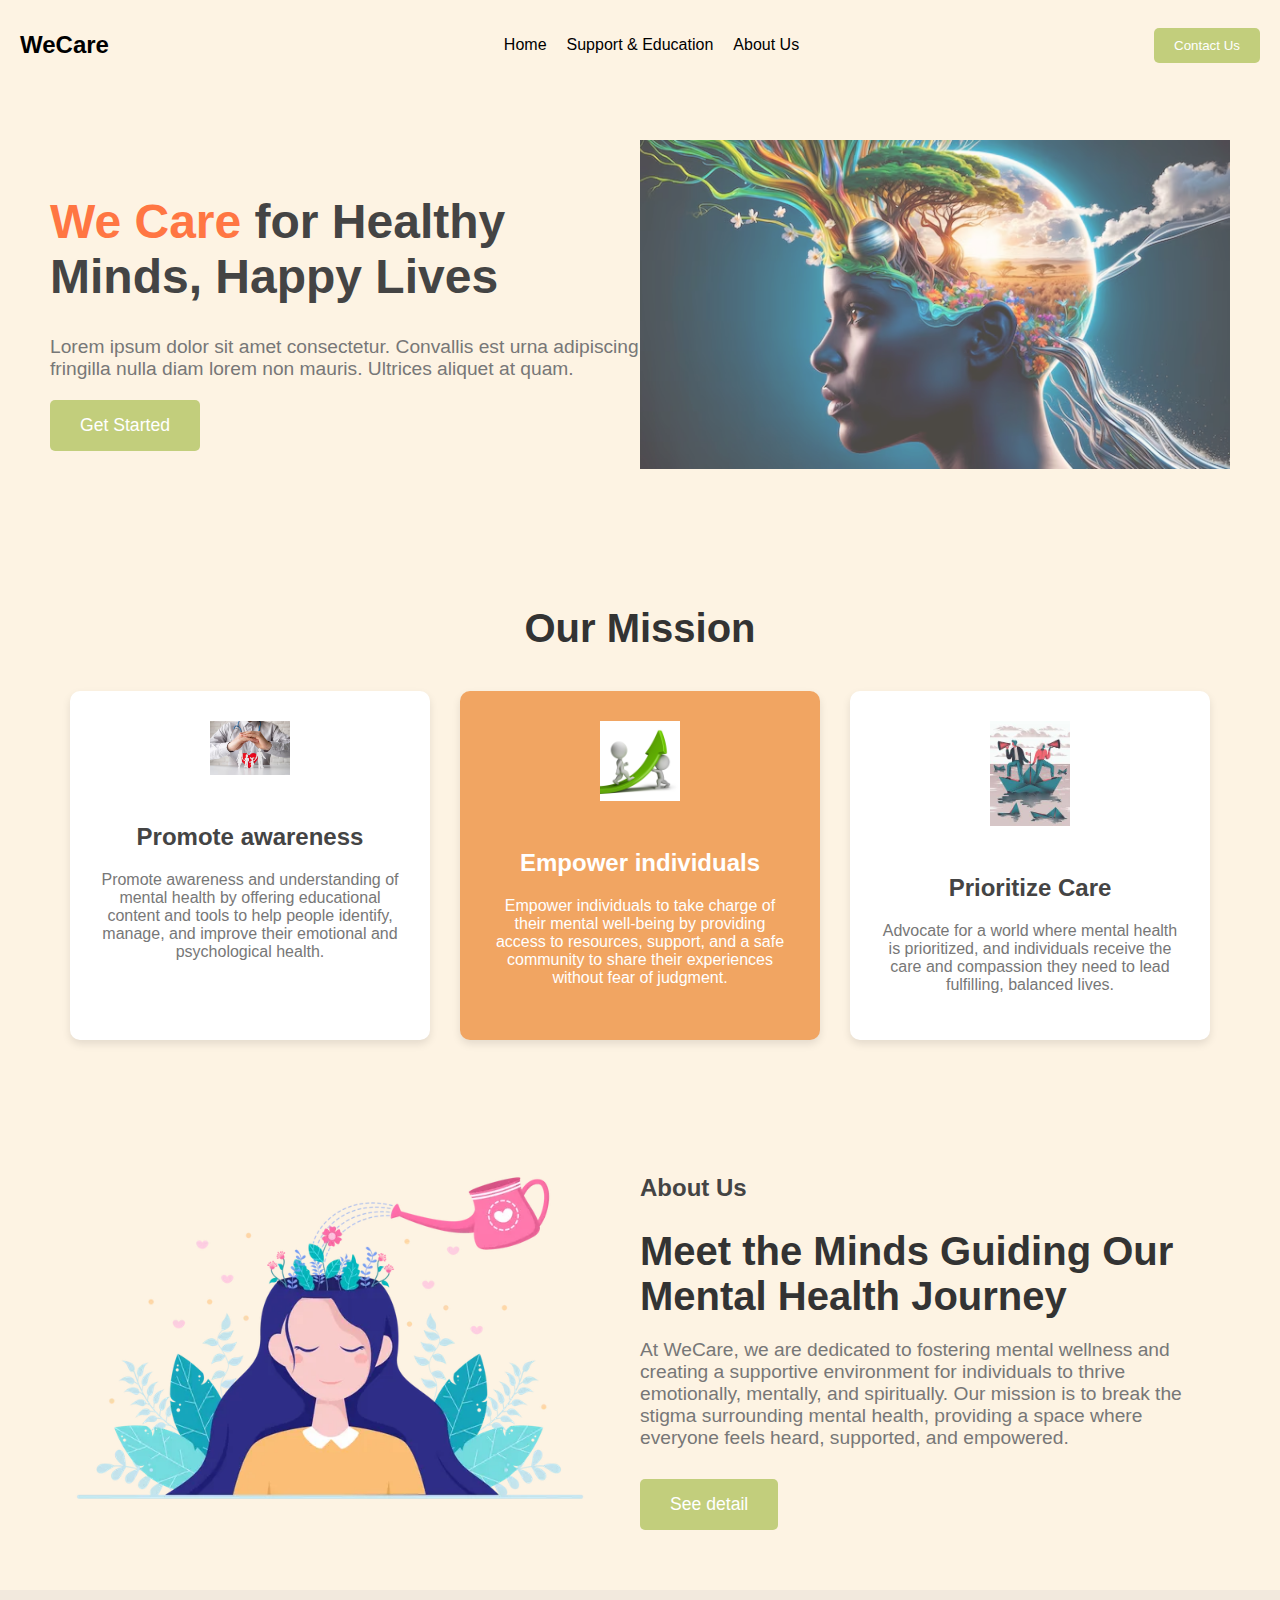
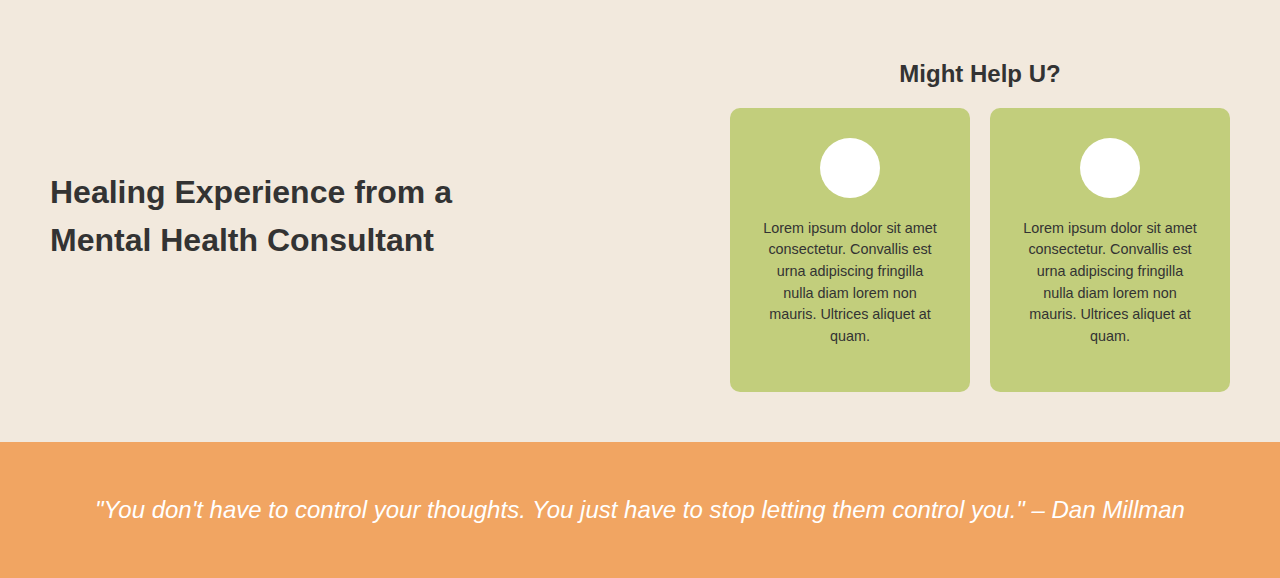
<file: Home/index.html>
<!DOCTYPE html>
<html lang="en">
  <head>
    <meta charset="UTF-8" />
    <meta name="viewport" content="width=device-width, initial-scale=1.0" />
    <title>WeCare</title>
    <link rel="stylesheet" href="style.css" />
  </head>
  <body>
    <!-- Navigation -->
    <header>
      <nav class="navbar">
        <div class="logo">WeCare</div>
        <ul class="nav-links">
          <li><a href="./index.html">Home</a></li>
          <li><a href="../Support/Education.html">Support & Education</a></li>
          <li><a href="../About/About.html">About Us</a></li>
        </ul>
        <a href="../Contact/Contact.html">
          <button class="contact-button">Contact Us</button>
        </a>
      </nav>
    </header>

    <!-- Hero Section -->
    <section class="hero">
      <div class="hero-content">
        <h1>
          <span class="highlight">We Care</span> for Healthy Minds, Happy Lives
        </h1>
        <p>
          Lorem ipsum dolor sit amet consectetur. Convallis est urna adipiscing
          fringilla nulla diam lorem non mauris. Ultrices aliquet at quam.
        </p>
        <button class="get-started">Get Started</button>
      </div>
      <div class="hero-image">
        <img src="./images/1.avif" alt="Be Kind to Your Mind" />
      </div>
    </section>
    <section class="mission-section">
      <h2>Our Mission</h2>
      <div class="mission-cards">
        <div class="mission-card">
          <img src="./images/3.avif" alt="Promote awareness" />
          <h3>Promote awareness</h3>
          <p>
            Promote awareness and understanding of mental health by offering
            educational content and tools to help people identify, manage, and
            improve their emotional and psychological health.
          </p>
        </div>
        <div class="mission-card highlighted">
          <img src="./images/4.jpeg" alt="Empower individuals" />
          <h3>Empower individuals</h3>
          <p>
            Empower individuals to take charge of their mental well-being by
            providing access to resources, support, and a safe community to
            share their experiences without fear of judgment.
          </p>
        </div>
        <div class="mission-card">
          <img src="./images/2.jpeg" alt="Prioritize Care" />
          <h3>Prioritize Care</h3>
          <p>
            Advocate for a world where mental health is prioritized, and
            individuals receive the care and compassion they need to lead
            fulfilling, balanced lives.
          </p>
        </div>
      </div>
    </section>
    <section class="about-section">
      <div class="about-container">
        <div class="about-image">
          <img src="./images/6.webp" alt="Mental Health Illustration" />
        </div>
        <div class="about-content">
          <h3>About Us</h3>
          <h1>Meet the Minds Guiding Our Mental Health Journey</h1>
          <p>
            At WeCare, we are dedicated to fostering mental wellness and
            creating a supportive environment for individuals to thrive
            emotionally, mentally, and spiritually. Our mission is to break the
            stigma surrounding mental health, providing a space where everyone
            feels heard, supported, and empowered.
          </p>
          <button class="detail-button">See detail</button>
        </div>
      </div>
    </section>
    <!-- Consultant Section -->
    <section class="consultant-section">
      <div class="consultant-content">
        <h1>Healing Experience from a Mental Health Consultant</h1>
      </div>
      <div class="cards-container">
        <h2>Might Help U?</h2>
        <div class="cards">
          <div class="card">
            <div class="icon"></div>
            <p>
              Lorem ipsum dolor sit amet consectetur. Convallis est urna
              adipiscing fringilla nulla diam lorem non mauris. Ultrices aliquet
              at quam.
            </p>
          </div>
          <div class="card">
            <div class="icon"></div>
            <p>
              Lorem ipsum dolor sit amet consectetur. Convallis est urna
              adipiscing fringilla nulla diam lorem non mauris. Ultrices aliquet
              at quam.
            </p>
          </div>
        </div>
      </div>
    </section>

    <!-- Footer Quote -->
    <footer class="quote-section">
      <p>
        "You don't have to control your thoughts. You just have to stop letting
        them control you." – Dan Millman
      </p>
    </footer>

    <script src="scripts.js"></script>
  </body>
</html>
</file>
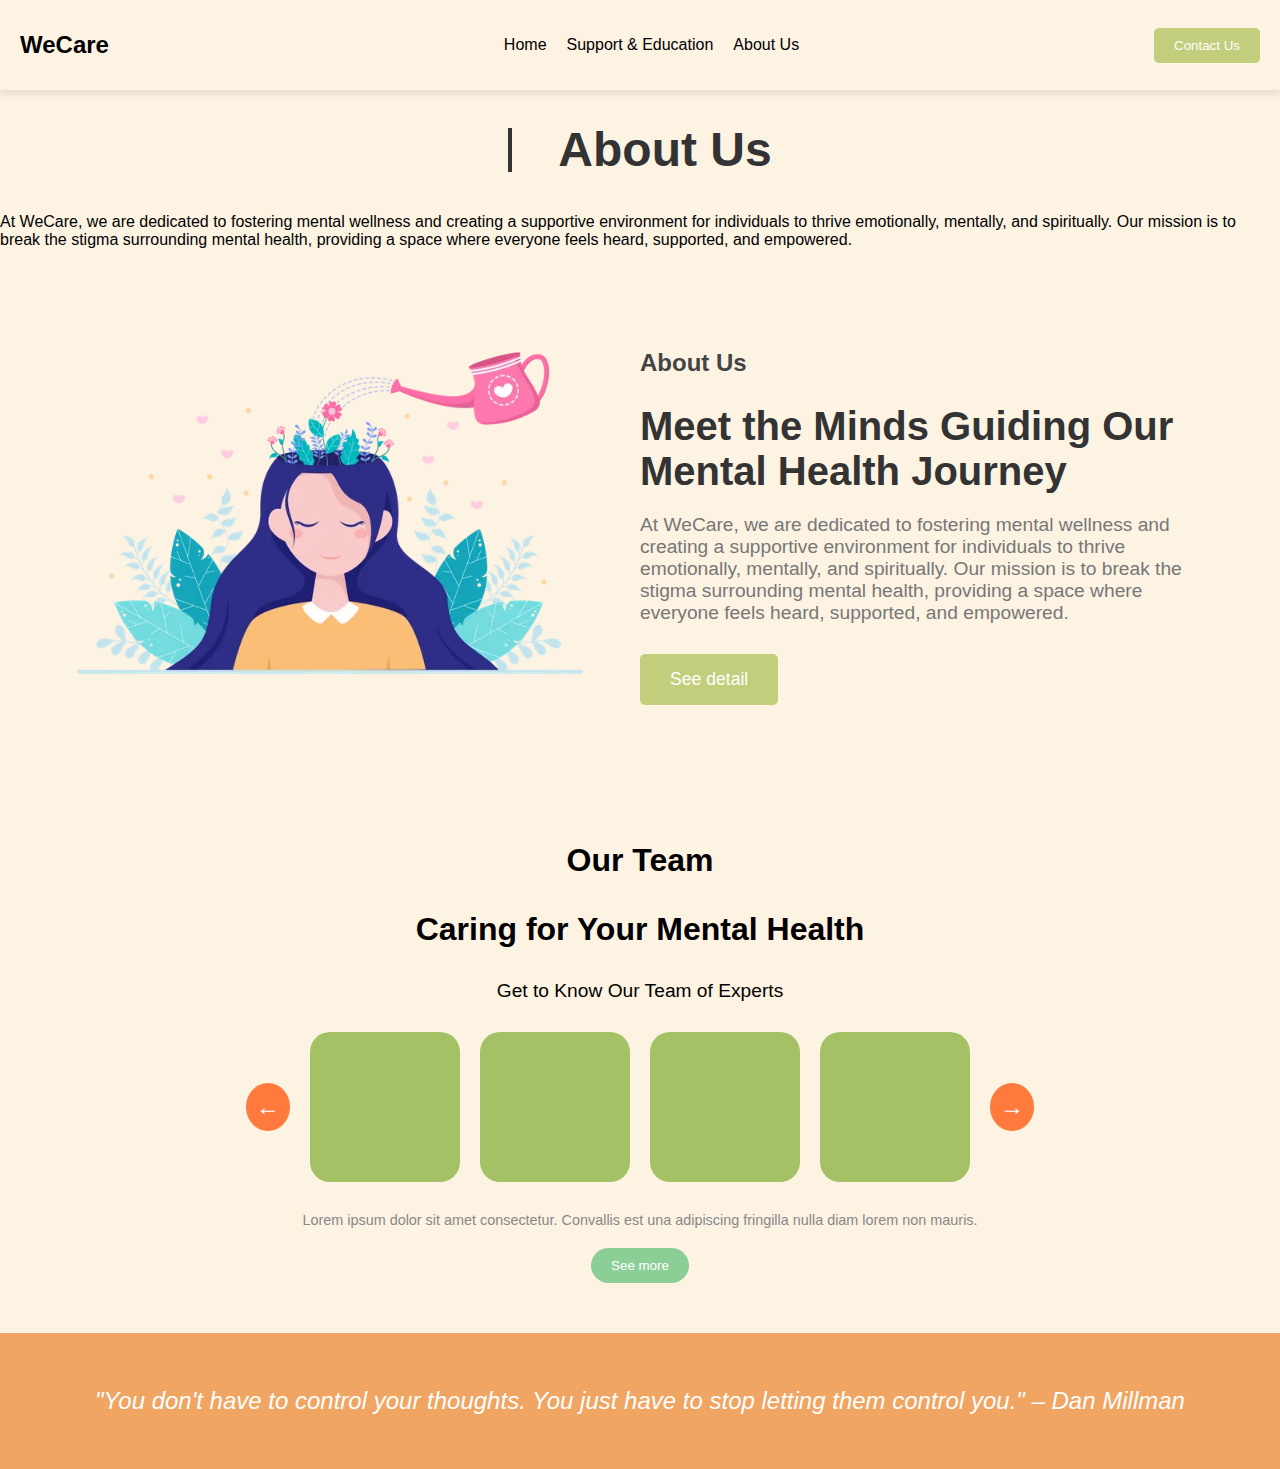
<file: About/About.html>
<!DOCTYPE html>
<html lang="en">
  <head>
    <meta charset="UTF-8" />
    <meta name="viewport" content="width=device-width, initial-scale=1.0" />
    <title>WeCare</title>
    <link rel="stylesheet" href="../Home/style.css" />
  </head>
  <body>
    <!-- Navigation -->
    <header>
      <nav class="navbar">
        <div class="logo">WeCare</div>
        <ul class="nav-links">
          <li><a href="../Home/index.html">Home</a></li>
          <li><a href="../Support/Education.html">Support & Education</a></li>
          <li><a href="./About.html">About Us</a></li>
        </ul>
        <a href="../Contact/Contact.html">
          <button class="contact-button">Contact Us</button>
        </a>
      </nav>
    </header>

    <!-- About Us Section -->
    <section class="abouts">
      <div class="abouts-container">
        <h1>About Us</h1>
        <p>
          At WeCare, we are dedicated to fostering mental wellness and creating a supportive environment for individuals to thrive emotionally, mentally, and spiritually. Our mission is to break the stigma surrounding mental health, providing a space where everyone feels heard, supported, and empowered.
        </p>
      </div>
    </section>
    <section class="about-section">
      <div class="about-container">
        <div class="about-image">
          <img src="../Home/images/6.webp" alt="Mental Health Illustration" />
        </div>
        <div class="about-content">
          <h3>About Us</h3>
          <h1>Meet the Minds Guiding Our Mental Health Journey</h1>
          <p>
            At WeCare, we are dedicated to fostering mental wellness and
            creating a supportive environment for individuals to thrive
            emotionally, mentally, and spiritually. Our mission is to break the
            stigma surrounding mental health, providing a space where everyone
            feels heard, supported, and empowered.
          </p>
          <button class="detail-button">See detail</button>
        </div>
      </div>
    </section>
    <div class="team-section">
      <div class="content">
        <h2>Our Team</h2>
        <h3>Caring for Your Mental Health</h3>
        <p>Get to Know Our Team of Experts</p>
      </div>

      <div class="team-carousel">
        <button class="arrow prev">&larr;</button>

        <div class="team-cards">
          <div class="team-card"></div>
          <div class="team-card"></div>
          <div class="team-card"></div>
          <div class="team-card"></div>
        </div>

        <button class="arrow next">&rarr;</button>
      </div>

      <div class="info-section">
        <p>
          Lorem ipsum dolor sit amet consectetur. Convallis est una adipiscing
          fringilla nulla diam lorem non mauris.
        </p>
        <button class="cta-btn">See more</button>
      </div>
    </div>

    <!-- Footer Quote -->
    <footer class="quote-section">
      <p>
        "You don't have to control your thoughts. You just have to stop letting
        them control you." – Dan Millman
      </p>
    </footer>

    <script src="../Home/scripts.js"></script>
  </body>
</html>
</file>
<file: Home/style.css>
/* General styling */
body {
  margin: 0;
  font-family: "Arial", sans-serif;
  background-color: #fdf3e3;
}

header {
  background-color: #fdf3e3;
  padding: 20px;
  box-shadow: 0px 4px 8px rgba(0, 0, 0, 0.1);
}

.navbar {
  display: flex;
  justify-content: space-between;
  align-items: center;
}

.logo {
  font-size: 24px;
  font-weight: bold;
}

.nav-links {
  list-style: none;
  display: flex;
  gap: 20px;
}

.nav-links li {
  display: inline;
}

.nav-links a {
  text-decoration: none;
  color: black;
  font-size: 16px;
}

.contact-button {
  padding: 10px 20px;
  background-color: #c2ce7c;
  color: white;
  border: none;
  border-radius: 5px;
  cursor: pointer;
}

.hero {
  display: flex;
  justify-content: space-between;
  align-items: center;
  padding: 50px;
  background-color: #fdf3e3;
}

.hero-content {
  max-width: 50%;
}

.hero-content h1 {
  font-size: 3em;
  color: #444;
}

.highlight {
  color: #ff7643;
}

.hero-content p {
  font-size: 1.2em;
  margin: 20px 0;
  color: #777;
}

.get-started {
  padding: 15px 30px;
  background-color: #c2ce7c;
  color: white;
  border: none;
  border-radius: 5px;
  font-size: 1.1em;
  cursor: pointer;
}

.hero-image {
  position: relative;
}

.hero-image img {
  max-width: 100%;
  opacity: 0.7; /* Reduced opacity for the image */
}

.image-caption {
  position: absolute;
  top: 0;
  right: 20px;
  font-size: 1.5em;
  color: #75aada;
  font-weight: bold;
}

.quote-section {
  text-align: center;
  background-color: #f1a562;
  padding: 30px;
  color: white;
  font-size: 1.5em;
  font-style: italic;
}
.mission-section {
  background-color: #fdf3e3;
  padding: 50px;
  text-align: center;
}

.mission-section h2 {
  font-size: 2.5em;
  margin-bottom: 40px;
  color: #333;
}

.mission-cards {
  display: flex;
  justify-content: center;
  gap: 30px;
}

.mission-card {
  background-color: white;
  border-radius: 10px;
  padding: 30px;
  max-width: 300px;
  box-shadow: 0 4px 8px rgba(0, 0, 0, 0.1);
  text-align: center;
}

.mission-card img {
  width: 80px;
  height: auto;
  margin-bottom: 20px;
}

.mission-card h3 {
  font-size: 1.5em;
  margin-bottom: 20px;
  color: #444;
}

.mission-card p {
  font-size: 1em;
  color: #777;
}

.highlighted {
  background-color: #f1a562; /* Highlight the middle card */
  color: white;
}

.highlighted h3,
.highlighted p {
  color: white;
}

/* Add responsiveness */
@media (max-width: 768px) {
  .mission-cards {
    flex-direction: column;
    align-items: center;
  }

  .mission-card {
    max-width: 100%;
    margin-bottom: 20px;
  }
}
.about-section {
  background-color: #fdf3e3;
  padding: 60px;
}

.about-container {
  display: flex;
  justify-content: space-between;
  align-items: center;
}

.about-image img {
  max-width: 100%;
  height: auto;
}

.about-content {
  max-width: 50%;
  padding-left: 40px;
}

.about-content h3 {
  font-size: 1.5em;
  font-weight: bold;
  margin-bottom: 10px;
  color: #444;
}

.about-content h1 {
  font-size: 2.5em;
  margin-bottom: 20px;
  color: #333;
}

.about-content p {
  font-size: 1.2em;
  margin-bottom: 30px;
  color: #777;
}

.detail-button {
  padding: 15px 30px;
  background-color: #c2ce7c;
  color: white;
  border: none;
  border-radius: 5px;
  font-size: 1.1em;
  cursor: pointer;
}

@media (max-width: 768px) {
  .about-container {
    flex-direction: column;
    text-align: center;
  }

  .about-image {
    margin-bottom: 20px;
  }

  .about-content {
    padding-left: 0;
  }
}

.consultant-section {
  display: flex;
  justify-content: space-between;
  padding: 50px;
  align-items: center;
  background-color: #f2e9dd;
}

.consultant-content {
  max-width: 40%;
}

.consultant-content h1 {
  font-size: 2em;
  color: #333;
  line-height: 1.5;
}

.cards-container {
  max-width: 55%;
  text-align: center;
}

.cards-container h2 {
  font-size: 1.5em;
  color: #333;
  margin-bottom: 20px;
}

.cards {
  display: flex;
  justify-content: space-around;
  gap: 20px;
}

.card {
  background-color: #c2ce7c;
  border-radius: 10px;
  padding: 30px;
  width: 180px;
  text-align: center;
}

.card .icon {
  background-color: white;
  width: 60px;
  height: 60px;
  border-radius: 50%;
  margin: 0 auto 20px;
}

.card p {
  font-size: 0.9em;
  color: #333;
  line-height: 1.5;
}

/* Responsive Design */
@media (max-width: 768px) {
  .consultant-section {
    flex-direction: column;
    text-align: center;
  }

  .consultant-content,
  .cards-container {
    max-width: 100%;
  }

  .cards {
    flex-direction: column;
    gap: 20px;
  }

  .card {
    width: 100%;
  }
}
/* About Us Section */
.abouts-container {
  display: flex;
  flex-direction: column;
  align-items: center;
  justify-content: center;
}

.abouts-container h1 {
  font-size: 3em;
  color: #333;
  margin-bottom: 20px;
  position: relative;
  padding-left: 50px; /* Adds space for the line */
}

.abouts-container h1::before {
  content: "";
  position: absolute;
  left: 0;
  top: 10%; /* Adjust as necessary */
  width: 4px; /* Thickness of the line */
  height: 80%; /* Adjust height to match the text */
  background-color: #333; /* Color of the line */
}
.team-section {
  text-align: center;
  padding: 50px;
}

.content h2 {
  font-size: 1.2em;
  color: #888;
  margin-bottom: 5px;
}

.content h3 {
  font-size: 2em;
  font-weight: bold;
  color: #000;
}

.content p {
  font-size: 1.2em;
  color: #000;
}

.team-carousel {
  display: flex;
  align-items: center;
  justify-content: center;
  margin: 30px 0;
  position: relative;
}

.arrow {
  background-color: #ff7a3c;
  border: none;
  color: #fff;
  font-size: 24px;
  padding: 10px;
  cursor: pointer;
  border-radius: 50%;
  margin: 0 20px; /* Add space between the arrow and the team cards */
}

.team-cards {
  display: flex;
  gap: 20px; /* Space between the cards */
}
.team-card {
  width: 150px;
  height: 150px;
  background-color: #a4c166;
  border-radius: 20px;
}

.info-section {
  margin-top: 30px;
}

.info-section p {
  font-size: 0.9em;
  color: #888;
  margin-bottom: 20px;
}

.cta-btn {
  background-color: #8bcf97;
  border: none;
  padding: 10px 20px;
  color: #fff;
  border-radius: 20px;
  cursor: pointer;
}

.cta-btn:hover {
  background-color: #7bba85;
}
.support-section {
  text-align: center;
  padding: 50px;
}

.content h2 {
  font-size: 2em;
  font-weight: bold;
  color: #000;
  margin-bottom: 30px;
}

.support-carousel {
  display: flex;
  align-items: center;
  justify-content: center;
  margin: 30px 0;
  position: relative;
}

.arrow {
  background-color: #ff7a3c;
  border: none;
  color: #fff;
  font-size: 24px;
  padding: 10px;
  cursor: pointer;
  border-radius: 50%;
  margin: 0 20px; /* Adds space between the arrow and the card section */
}

.support-cards {
  display: flex;
  gap: 20px;
}

.support-card {
  width: 180px;
  height: 230px;
  background-color: #2c2c2c;
  border-radius: 20px;
  padding: 20px;
  color: #fff;
  display: flex;
  flex-direction: column;
  justify-content: space-between;
  box-shadow: 0px 4px 6px rgba(0, 0, 0, 0.1);
}

.support-card h3 {
  font-size: 1.2em;
  font-weight: bold;
  margin-bottom: 10px;
}

.support-card p {
  font-size: 0.9em;
  margin-bottom: 15px;
}

.detail-btn {
  background-color: #8bcf97;
  border: none;
  padding: 10px;
  color: #fff;
  border-radius: 20px;
  cursor: pointer;
  font-size: 0.9em;
}

.detail-btn:hover {
  background-color: #7bba85;
}
.counseling-section {
  text-align: center;
  padding: 50px;
}

.counseling-section h2 {
  font-size: 2em;
  font-weight: bold;
  color: #000;
  margin-bottom: 30px;
}

.methods-grid {
  display: grid;
  grid-template-columns: repeat(2, 1fr);
  gap: 20px;
}

.method-card {
  background-color: #fff;
  padding: 20px;
  border-radius: 20px;
  text-align: center;
  box-shadow: 0 4px 6px rgba(0, 0, 0, 0.1);
}

.method-card i {
  font-size: 3em;
  color: #000;
  margin-bottom: 15px;
}

.method-card h3 {
  font-size: 1.4em;
  color: #000;
  margin-bottom: 10px;
}

.method-card p {
  font-size: 0.9em;
  color: #666;
}

.green-card {
  background-color: #a4c166;
  color: #fff;
}

.green-card h3,
.green-card p {
  color: #fff;
}

.green-card i {
  color: #fff;
}
.contact-wrapper {
  display: flex;
  flex-direction: row;
  background-color: #ffffff;
  border-radius: 10px;
  box-shadow: 0 4px 8px rgba(0, 0, 0, 0.1);
  overflow: hidden;
  max-width: 900px;
  width: 100%;
  gap: 20px; /* Added gap between the two boxes */
  padding: 20px; /* Added padding for left and right */
  box-sizing: border-box;
}

.contact-details {
  background-color: #e0e0e0;
  padding: 30px;
  width: 40%;
  box-sizing: border-box;
}

.contact-details h2 {
  margin-top: 0;
  font-size: 24px;
}

.contact-details p {
  margin: 15px 0;
  color: #333;
  font-size: 16px;
}

.contact-details p i {
  margin-right: 10px;
  color: #555;
}

.form-container {
  padding: 30px;
  width: 60%;
  box-sizing: border-box;
}

.input-group {
  margin-bottom: 20px;
}

.input-group label {
  display: block;
  margin-bottom: 8px;
  color: #333;
  font-size: 14px;
}

.input-group input,
.input-group textarea {
  width: 100%;
  padding: 10px;
  border: 1px solid #ccc;
  border-radius: 4px;
  font-size: 16px;
  color: #333;
}

.input-group textarea {
  resize: vertical;
  height: 120px;
}

.btn-submit {
  background-color: #77aaff;
  color: #ffffff;
  border: none;
  padding: 12px 20px;
  border-radius: 4px;
  cursor: pointer;
  font-size: 16px;
}

.btn-submit:hover {
  background-color: #6699cc;
}
/* Media Queries for Responsiveness */
@media (max-width: 768px) {
  .header {
    text-align: center;
  }

  .nav ul {
    flex-direction: column;
    align-items: center;
  }

  .meet-minds {
    flex-direction: column;
    text-align: center;
  }

  .text-container {
    margin: 20px 0 0 0;
  }

  .text-container,
  .image-container {
    max-width: 100%;
  }
}
</file>
